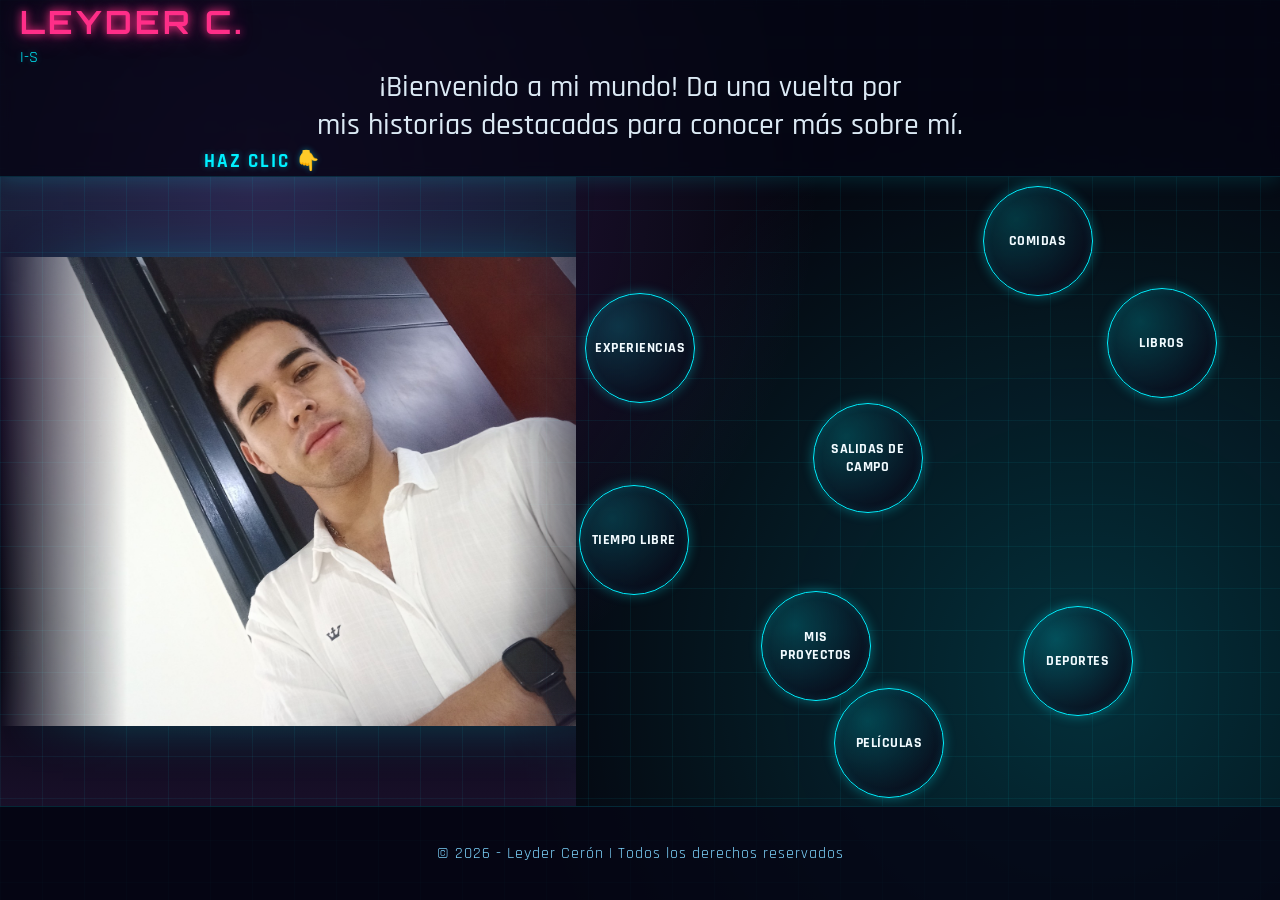
<file: index.html>
<!DOCTYPE html>
<html lang="es">

<head>
    <meta charset="UTF-8">
    <meta name="viewport" content="width=device-width, initial-scale=1.0">
    <title>Sitio Personal - Leyder</title>
    <link href="https://fonts.googleapis.com/css2?family=Material+Symbols+Outlined" rel="stylesheet">
    <link rel="preconnect" href="https://fonts.googleapis.com">
    <link href="https://fonts.googleapis.com/css2?family=Orbitron:wght@500;700;900&family=Rajdhani:wght@400;500;600;700&display=swap" rel="stylesheet">
    <link rel="stylesheet" href="css/style.css">
</head>

<body>

    <header class="encabezado">
        <h1>Leyder C.</h1>
        <p class="ing">I-S</p>
        <p class="descripcion">¡Bienvenido a mi mundo! Da una vuelta por 
            mis historias destacadas para conocer más sobre mí. </p>
        <p class="Indicativo">Haz Clic 👇</p>
    </header>

    <main class="hoja-vida">

        <!-- LADO IZQUIERDO: Foto con sombra y perfil principal -->
        <aside class="lateral">
            <div class="foto-perfil-container">
                <img src="image/f1.png" alt="Foto de perfil de Leyder">
            </div>
        </aside>
 
        <!-- LADO DERECHO: Contenedor con botones flotantes -->
        <section class="contenido-derecho" id="area-flotante">  
            <a href="html/deportes.html" class="btn-circulo">Deportes</a>
            <a href="html/tiempo-libre.html" class="btn-circulo">Tiempo libre</a>
            <a href="html/peliculas-favoritas.html" class="btn-circulo">Películas</a>
            <a href="html/salidas-campo.html"  class="btn-circulo">Salidas de campo</a>
            <a href="html/comidas-favoritas.html"  class="btn-circulo">Comidas</a>
            <a href="html/libros-favoritos.html"  class="btn-circulo">Libros</a>
            <a href="html/sitio-web.html"  class="btn-circulo">Mis Proyectos</a>
            <a href="html/experiencias.html" class="btn-circulo">Experiencias</a>
        </section>

    </main>

    <footer class="footer">
        <p>&copy; 2026 - Leyder Cerón | Todos los derechos reservados</p>
    </footer>

    <!-- Script de física para el movimiento flotante -->
    <script src="js/animacion.js"></script>
</body>
</html>
</file>
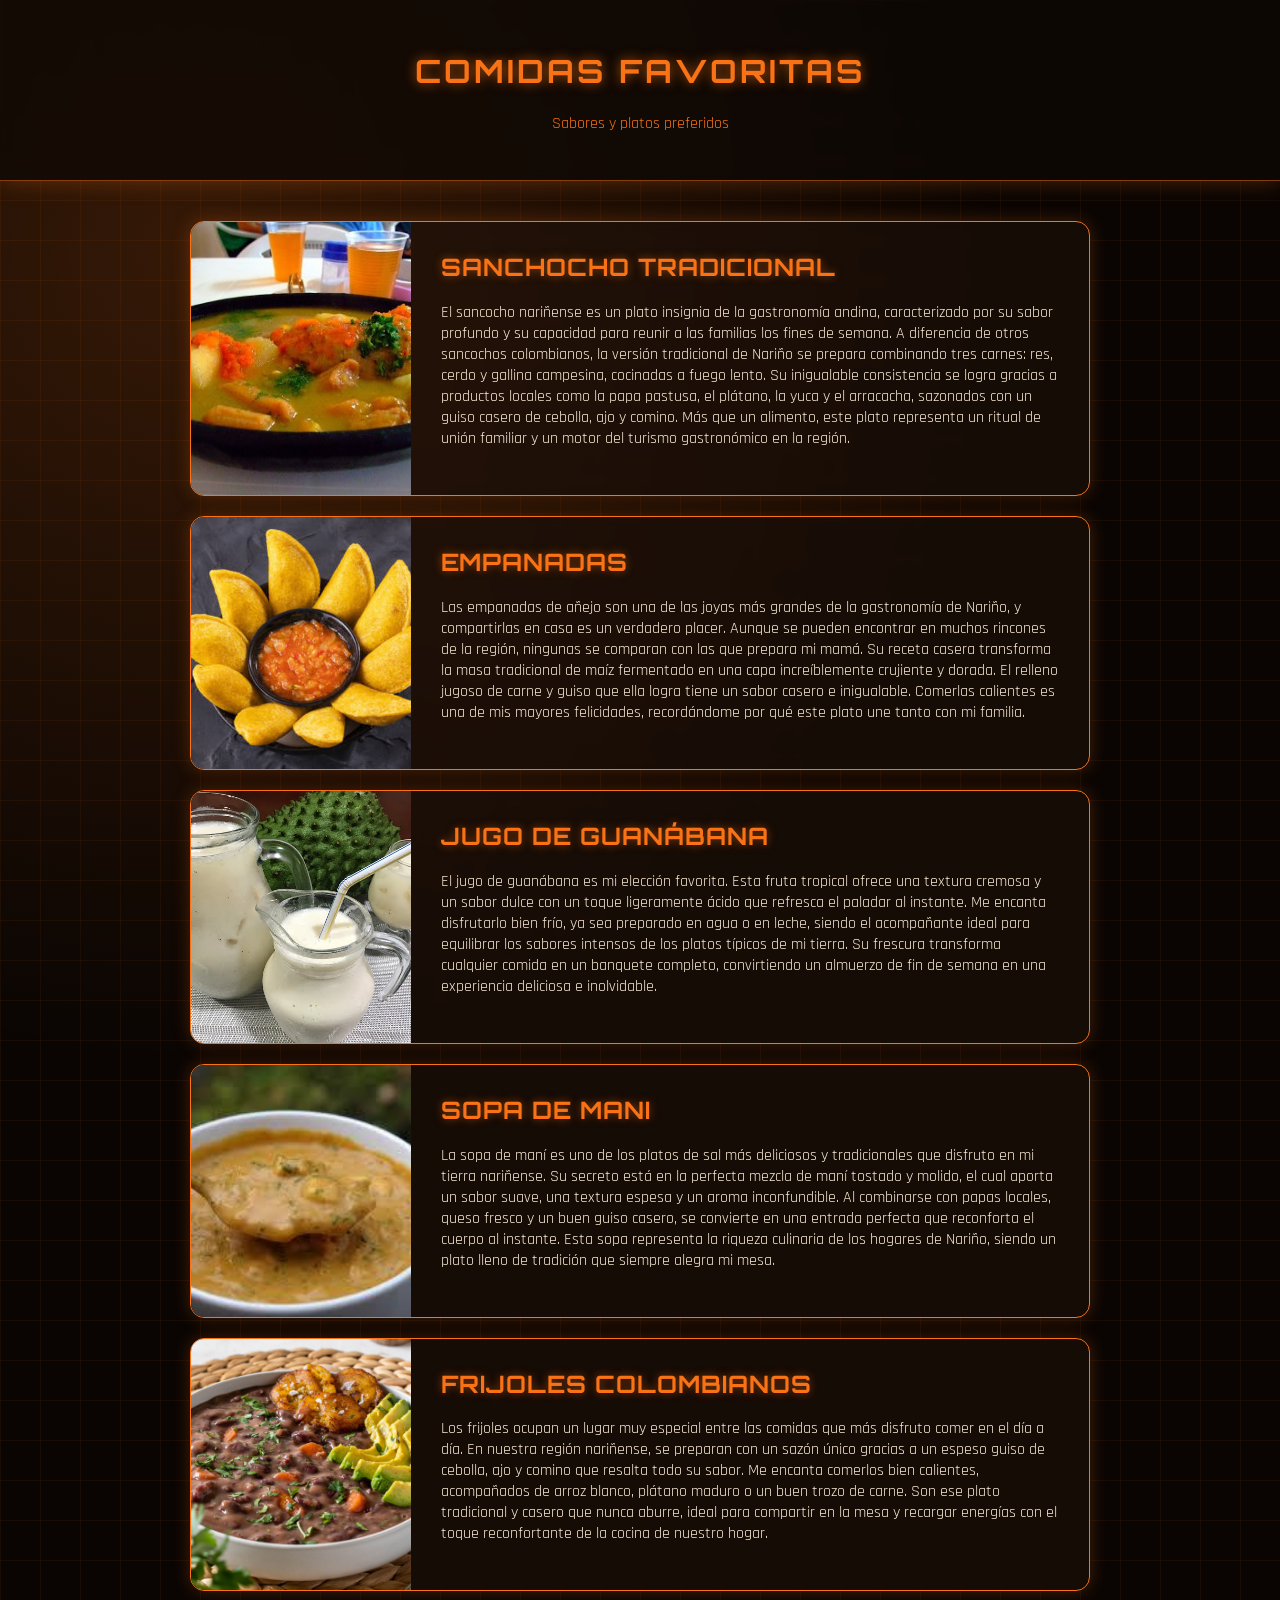
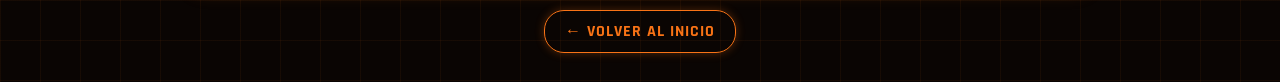
<file: html/comidas-favoritas.html>
<!DOCTYPE html>
<html lang="es">
<head>
    <meta charset="UTF-8">
    <meta name="viewport" content="width=device-width, initial-scale=1.0">
    <title>Comidas Favoritas</title>
    <link rel="preconnect" href="https://fonts.googleapis.com">
    <link href="https://fonts.googleapis.com/css2?family=Orbitron:wght@500;700;900&family=Rajdhani:wght@400;500;600;700&display=swap" rel="stylesheet">
    <link rel="stylesheet" href="../css/comidas-favoritas.css">
</head>
<body>
    <header class="encabezado">
        <h1>Comidas Favoritas</h1>
        <p>Sabores y platos preferidos</p>
    </header>
    <main class="contenedor">
        <article class="plato">
            <img src="../image/sancocho.png" alt="Comida">
            <div class="info-plato">
                <h2>Sanchocho tradicional</h2>
                <p>
                    El sancocho nariñense es un plato insignia de la
                    gastronomía andina, caracterizado por su sabor 
                    profundo y su capacidad para reunir a las familias 
                    los fines de semana. A diferencia de otros sancochos 
                    colombianos, la versión tradicional de Nariño se 
                    prepara combinando tres carnes: res, cerdo y 
                    gallina campesina, cocinadas a fuego lento. 
                    Su inigualable consistencia se logra gracias a 
                    productos locales como la papa pastusa, el plátano, 
                    la yuca y el arracacha, sazonados con un 
                    guiso casero de cebolla, ajo y comino. Más que 
                    un alimento, este plato representa un ritual de 
                    unión familiar y un motor del turismo gastronómico 
                    en la región.
                </p>
            </div>
        </article>

        <article class="plato">
            <img src="../image/empanadas.png" alt="Comida">
            <div class="info-plato">
                <h2>Empanadas</h2>
                <p>
                    Las empanadas de añejo son una de las joyas más grandes 
                    de la gastronomía de Nariño, y compartirlas en casa es 
                    un verdadero placer. Aunque se pueden encontrar en 
                    muchos rincones de la región, ningunas se comparan 
                    con las que prepara mi mamá. Su receta casera transforma 
                    la masa tradicional de maíz fermentado en una capa 
                    increíblemente crujiente y dorada. El relleno 
                    jugoso de carne y guiso que ella logra tiene un 
                    sabor casero e inigualable. Comerlas calientes 
                    es una de mis mayores felicidades, recordándome 
                    por qué este plato une tanto con mi familia. 
                </p>
            </div>
        </article>

        <article class="plato">
            <img src="../image/guanabana.png" alt="Comida">
            <div class="info-plato">
                <h2>Jugo de guanábana</h2>
                <p>
                    El jugo de guanábana es mi elección favorita. 
                    Esta fruta tropical ofrece una textura cremosa 
                    y un sabor dulce con un toque ligeramente ácido 
                    que refresca el paladar al instante. Me encanta 
                    disfrutarlo bien frío, ya sea preparado en agua
                    o en leche, siendo el acompañante ideal para equilibrar 
                    los sabores intensos de los platos típicos 
                    de mi tierra. Su frescura transforma cualquier 
                    comida en un banquete completo, convirtiendo un 
                    almuerzo de fin de semana en una experiencia 
                    deliciosa e inolvidable. 
                </p>
            </div>
        </article>
        <article class="plato">
            <img src="../image/mani.png" alt="Comida">
            <div class="info-plato">
                <h2>Sopa de mani</h2>
                <p>
                    La sopa de maní es uno de los platos de sal 
                    más deliciosos y tradicionales que disfruto 
                    en mi tierra nariñense. Su secreto está en la 
                    perfecta mezcla de maní tostado y molido, el cual 
                    aporta un sabor suave, una textura espesa y un
                    aroma inconfundible. Al combinarse con papas 
                    locales, queso fresco y un buen guiso casero, 
                    se convierte en una entrada perfecta que 
                    reconforta el cuerpo al instante. Esta sopa 
                    representa la riqueza culinaria de los 
                    hogares de Nariño, siendo un plato lleno de 
                    tradición que siempre alegra mi mesa. 
                </p>
            </div>
        </article>
        <article class="plato">
            <img src="../image/frijoles.png" alt="Comida">
            <div class="info-plato">
                <h2>Frijoles Colombianos</h2>
                <p>
                    Los frijoles ocupan un lugar muy especial 
                    entre las comidas que más disfruto comer 
                    en el día a día. En nuestra región 
                    nariñense, se preparan con un sazón único gracias 
                    a un espeso guiso de cebolla, ajo y comino que 
                    resalta todo su sabor. Me encanta comerlos bien 
                    calientes, acompañados de arroz 
                    blanco, plátano maduro o un buen trozo de 
                    carne. Son ese plato tradicional y casero que nunca 
                    aburre, ideal para compartir en la mesa y 
                    recargar energías con el toque reconfortante de 
                    la cocina de nuestro hogar.
                </p>
            </div>
        </article>
        <div class="volver">
            <a href="../index.html" class="btn-volver">← Volver al Inicio</a>
        </div>
    </main>
</body>
</html>
</file>
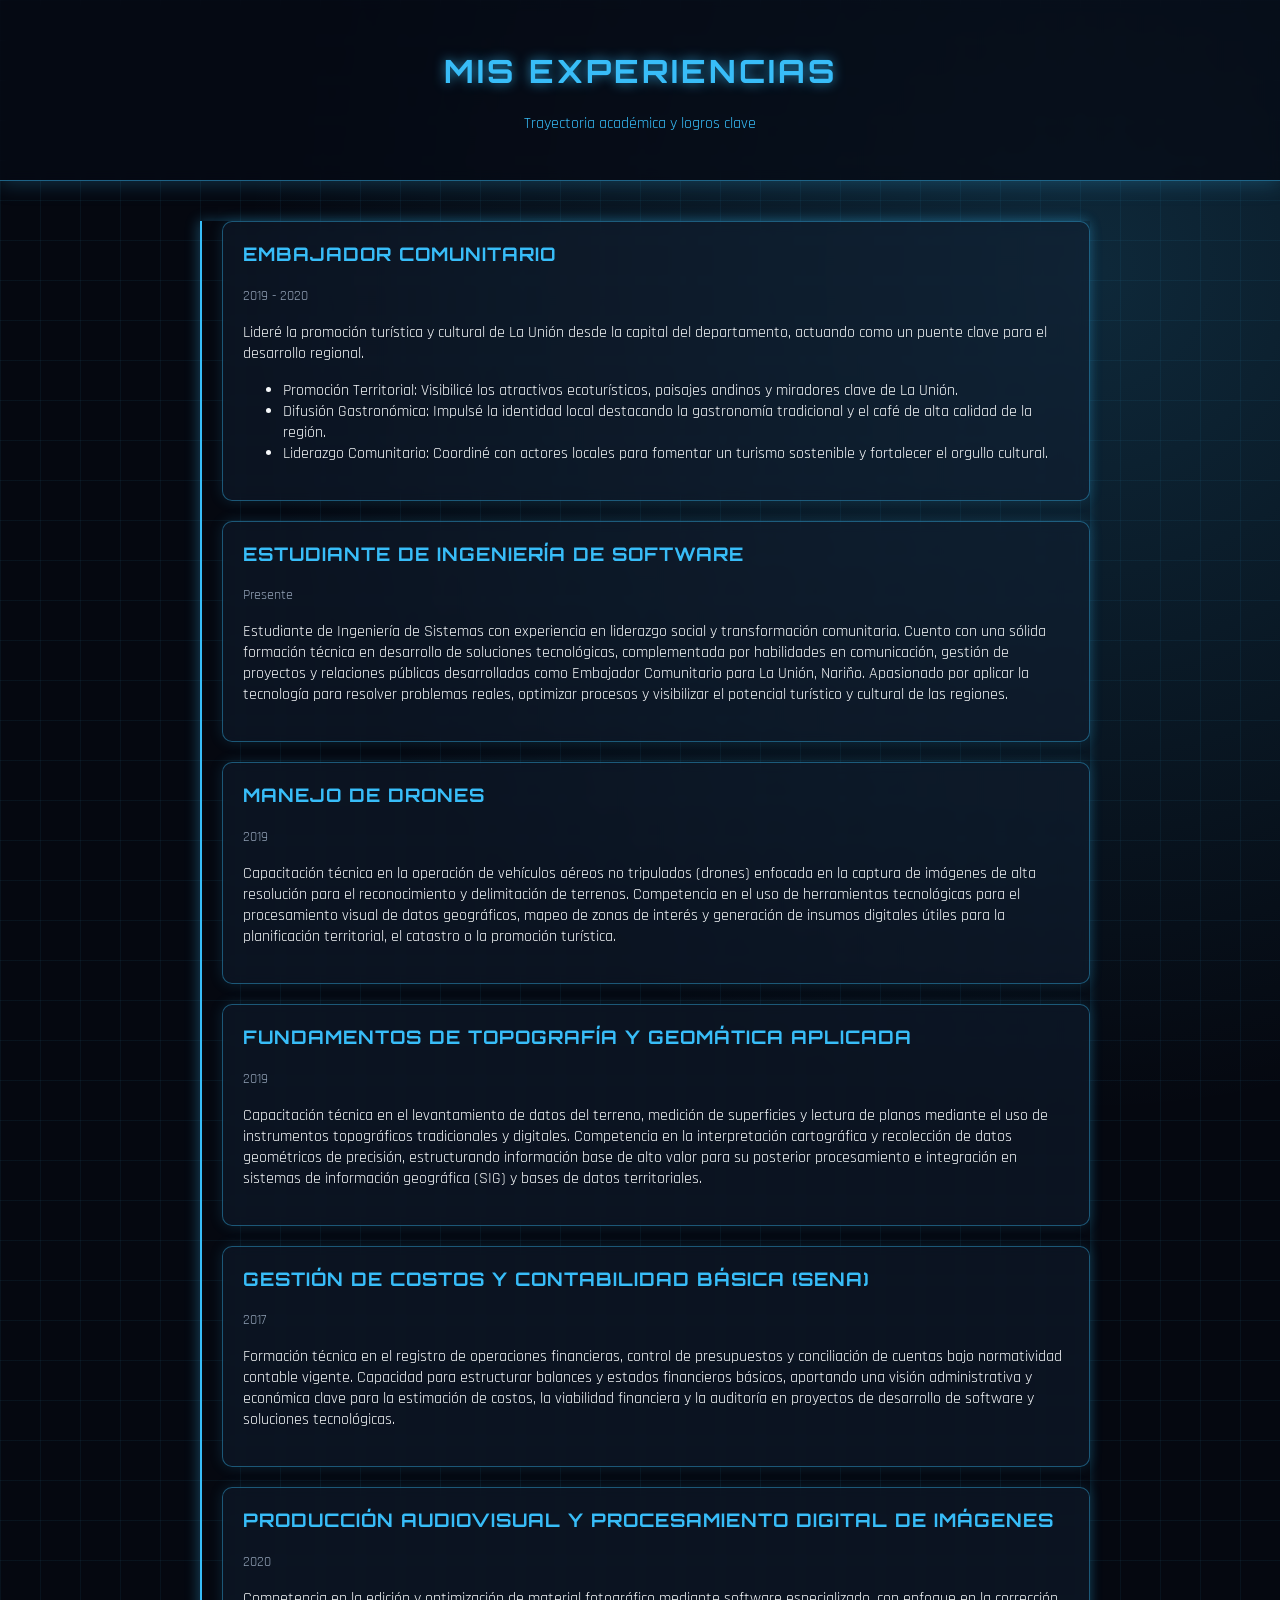
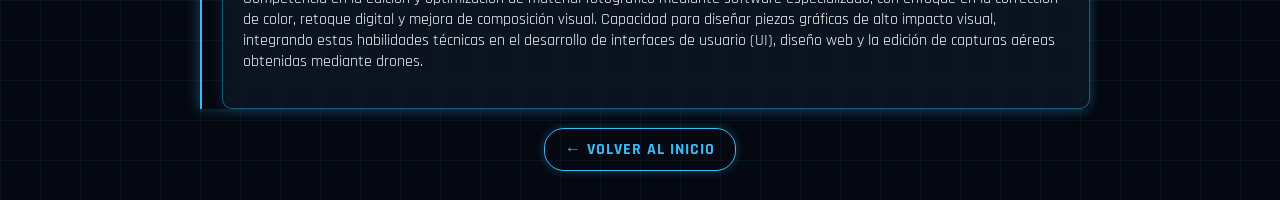
<file: html/experiencias.html>
<!DOCTYPE html>
<html lang="es">
<head>
    <meta charset="UTF-8">
    <meta name="viewport" content="width=device-width, initial-scale=1.0">
    <title>Experiencias - Leyder</title>
    <link rel="preconnect" href="https://fonts.googleapis.com">
    <link href="https://fonts.googleapis.com/css2?family=Orbitron:wght@500;700;900&family=Rajdhani:wght@400;500;600;700&display=swap" rel="stylesheet">
    <link rel="stylesheet" href="../css/experiencias.css">
</head>
<body>
    <header class="encabezado">
        <h1>Mis Experiencias</h1>
        <p>Trayectoria académica y logros clave</p>
    </header>
    <main class="contenedor">
        <div class="linea-tiempo">
            <div class="bloque">
                <h3>Embajador Comunitario</h3>
                <span>2019 - 2020</span>
                <p>Lideré la promoción turística y cultural 
                    de La Unión desde la capital del 
                    departamento, actuando como un 
                    puente clave para el desarrollo 
                    regional.</p>
                    <ul>
                        <li>Promoción Territorial: Visibilicé los atractivos ecoturísticos, paisajes andinos y miradores clave de La Unión.</li>
                        <li>Difusión Gastronómica: Impulsé la identidad local destacando la gastronomía tradicional y el café de alta calidad de la región.</li>
                        <li>Liderazgo Comunitario: Coordiné con actores locales para fomentar un turismo sostenible y fortalecer el orgullo cultural.</li>
                    </ul>
            </div>
            <div class="bloque">
                <h3>Estudiante de Ingeniería de Software</h3>
                <span>Presente</span>
                <p>Estudiante de Ingeniería de Sistemas 
                    con experiencia en liderazgo social y 
                    transformación comunitaria. Cuento con una 
                    sólida formación técnica en desarrollo de soluciones 
                    tecnológicas, complementada por habilidades en 
                    comunicación, gestión de proyectos y relaciones públicas 
                    desarrolladas como Embajador Comunitario 
                    para La Unión, Nariño. Apasionado por aplicar 
                    la tecnología para resolver problemas reales, optimizar 
                    procesos y visibilizar el potencial turístico y 
                    cultural de las regiones.</p>
            </div>
            <div class="bloque">
                <h3>Manejo de drones</h3>
                <span>2019</span>
                <p>Capacitación técnica en la operación 
                    de vehículos aéreos no tripulados (drones) enfocada 
                    en la captura de imágenes de alta resolución para 
                    el reconocimiento y delimitación de terrenos. 
                    Competencia en el uso de herramientas tecnológicas para 
                    el procesamiento visual de datos geográficos, 
                    mapeo de zonas de interés y generación de insumos digitales útiles 
                    para la planificación territorial, el 
                    catastro o la promoción turística.</p>
            </div>
            <div class="bloque">
                <h3>Fundamentos de Topografía y Geomática Aplicada</h3>
                <span>2019</span>
                <p>Capacitación técnica en el levantamiento de 
                    datos del terreno, medición de superficies y 
                    lectura de planos mediante el uso de 
                    instrumentos topográficos tradicionales y 
                    digitales. Competencia en la interpretación cartográfica 
                    y recolección de datos geométricos de 
                    precisión, estructurando información base de 
                    alto valor para su posterior procesamiento e 
                    integración en sistemas de información geográfica 
                    (SIG) y bases de datos territoriales.</p>
            </div>
            <div class="bloque">
                <h3>Gestión de Costos y Contabilidad Básica (SENA)</h3>
                <span>2017</span>
                <p>Formación técnica en el registro de operaciones 
                    financieras, control de presupuestos y 
                    conciliación de cuentas bajo normatividad 
                    contable vigente. Capacidad para estructurar 
                    balances y estados financieros básicos, 
                    aportando una visión administrativa y económica 
                    clave para la estimación de costos, la 
                    viabilidad financiera y la auditoría en 
                    proyectos de desarrollo de software y 
                    soluciones tecnológicas.</p>
            </div>
            <div class="bloque">
                <h3>Producción Audiovisual y Procesamiento Digital de Imágenes</h3>
                <span>2020</span>
                <p>Competencia en la edición y optimización 
                    de material fotográfico mediante software 
                    especializado, con enfoque en la corrección 
                    de color, retoque digital y mejora de 
                    composición visual. Capacidad para diseñar piezas 
                    gráficas de alto impacto visual, integrando estas 
                    habilidades técnicas en el desarrollo de 
                    interfaces de usuario (UI), diseño web y la 
                    edición de capturas aéreas obtenidas 
                    mediante drones.</p>
            </div>
        </div>
        <div class="volver">
            <a href="../index.html" class="btn-volver">← Volver al Inicio</a>
        </div>
    </main>
</body>
</html>
</file>
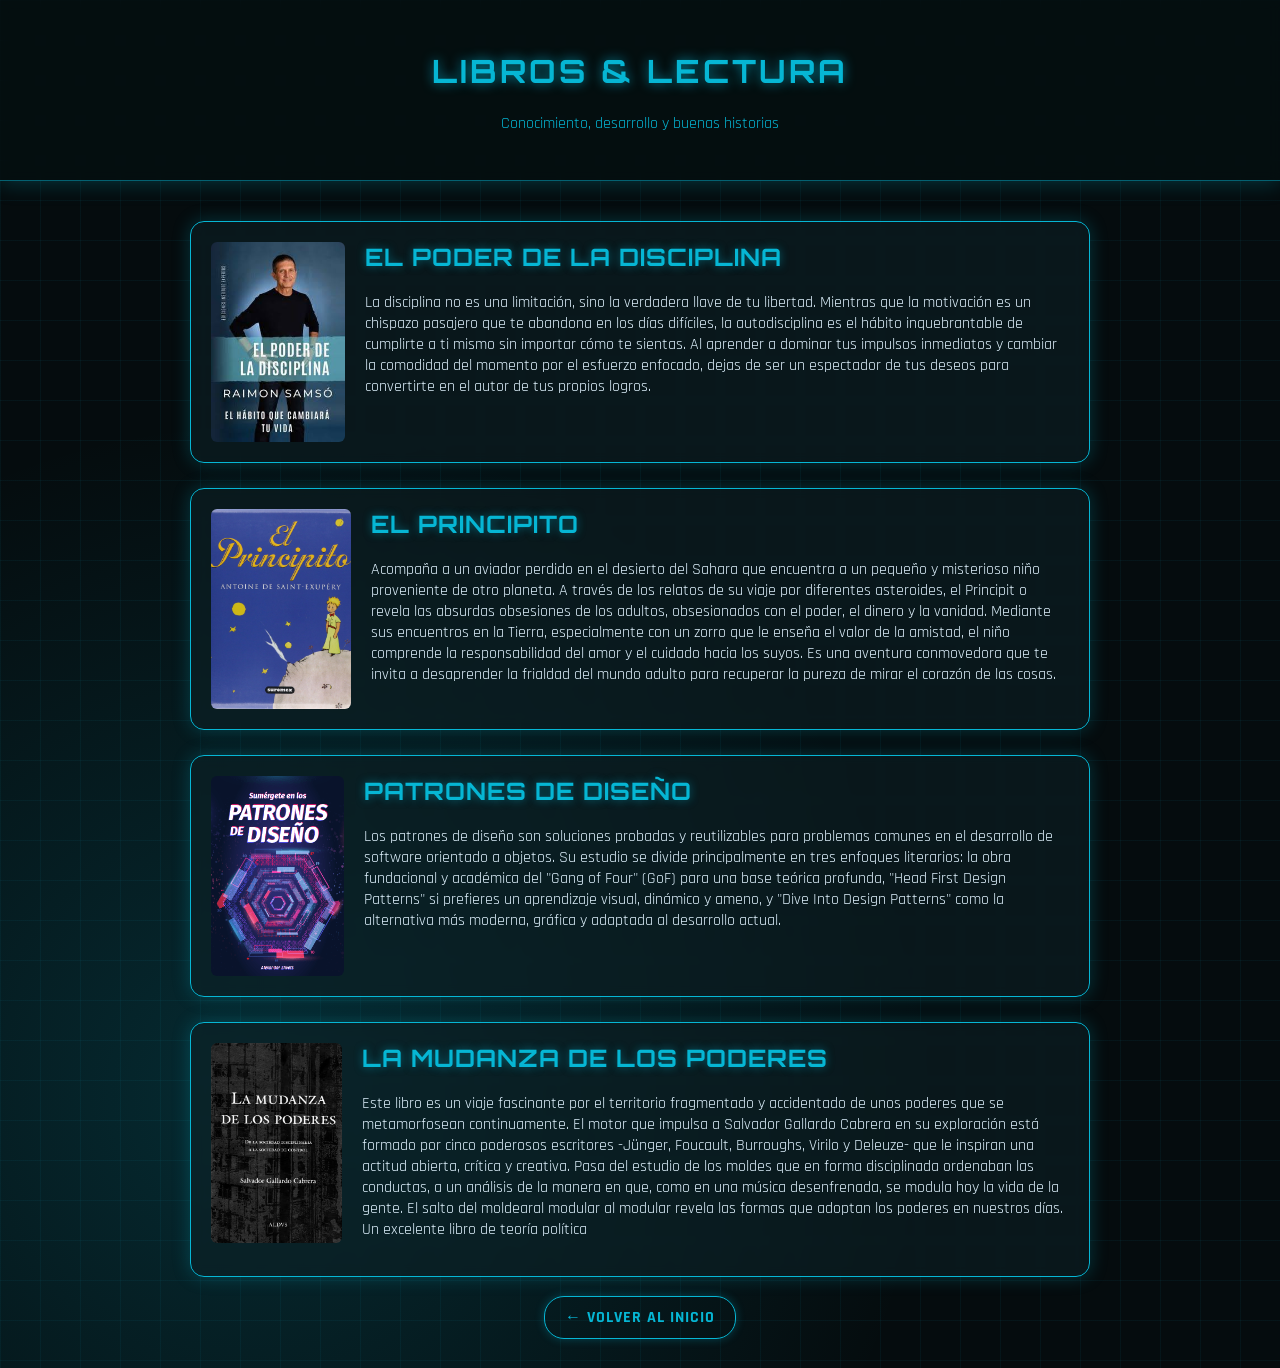
<file: html/libros-favoritos.html>
<!DOCTYPE html>
<html lang="es">
<head>
    <meta charset="UTF-8">
    <meta name="viewport" content="width=device-width, initial-scale=1.0">
    <title>Libros Favoritos - Leyder</title>
    <link rel="preconnect" href="https://fonts.googleapis.com">
    <link href="https://fonts.googleapis.com/css2?family=Orbitron:wght@500;700;900&family=Rajdhani:wght@400;500;600;700&display=swap" rel="stylesheet">
    <link rel="stylesheet" href="../css/libros-favoritos.css">
</head>
<body>
    <header class="encabezado">
        <h1>Libros & Lectura</h1>
        <p>Conocimiento, desarrollo y buenas historias</p>
    </header>
    <main class="contenedor">
        <div class="libro-card">
            <img src="../image/poder_disciplina.png" alt="Portada de libro">
            <div>
                <h2>El Poder de la Disciplina   </h2>
                <p>La disciplina no es una limitación, sino la 
                    verdadera llave de tu libertad. Mientras que 
                    la motivación es un chispazo pasajero que 
                    te abandona en los días difíciles, la autodisciplina 
                    es el hábito inquebrantable de cumplirte a ti 
                    mismo sin importar cómo te sientas. Al 
                    aprender a dominar tus impulsos inmediatos y cambiar la comodidad 
                    del momento por el esfuerzo enfocado, dejas 
                    de ser un espectador de tus deseos para convertirte 
                    en el autor de tus propios logros.</p>
            </div>
        </div>
        <div class="libro-card">
            <img src="../image/principito.png" alt="Portada de libro">
            <div>
                <h2>El principito</h2>
                <p>Acompaña a un aviador perdido en el desierto del 
                    Sahara que encuentra a un pequeño y misterioso 
                    niño proveniente de otro planeta. A través de 
                    los relatos de su viaje por diferentes asteroides, el Principit
                    o revela las absurdas obsesiones de los 
                    adultos, obsesionados con el poder, el dinero y la 
                    vanidad. Mediante sus encuentros en la Tierra, 
                    especialmente con un zorro que le enseña 
                    el valor de la amistad, el niño comprende la 
                    responsabilidad del amor y el cuidado hacia los 
                    suyos. Es una aventura conmovedora que te 
                    invita a desaprender la frialdad del mundo adulto 
                    para recuperar la pureza de mirar 
                    el corazón de las cosas.</p>
            </div>
        </div>
        <div class="libro-card">
            <img src="../image/patrones.png" alt="Portada de libro">
            <div>
                <h2>Patrones de diseño</h2>
                <p>Los patrones de diseño son soluciones probadas 
                    y reutilizables para problemas comunes en el 
                    desarrollo de software orientado a objetos. Su estudio 
                    se divide principalmente en tres enfoques literarios: la obra fundacional 
                    y académica del "Gang of Four" (GoF) 
                    para una base teórica profunda, "Head First Design Patterns" si 
                    prefieres un aprendizaje visual, dinámico y ameno, y "Dive 
                    Into Design Patterns" como la alternativa más moderna, gráfica y adaptada 
                    al desarrollo actual.</p>
            </div>
        </div>
        <div class="libro-card">
            <img src="../image/poderes.png" alt="Portada de libro">
            <div>
                <h2>La mudanza de los poderes</h2>
                <p>Este libro es un viaje fascinante
                    por el territorio fragmentado y 
                    accidentado de unos poderes que se 
                    metamorfosean continuamente. El 
                    motor que impulsa a Salvador Gallardo 
                    Cabrera en su exploración está formado por 
                    cinco poderosos escritores -Jünger, 
                    Foucault, Burroughs, Virilo y Deleuze- que 
                    le inspiran una actitud abierta, crítica y creativa. 
                    Pasa del estudio de los moldes que en forma 
                    disciplinada ordenaban las conductas, a un análisis 
                    de la manera en que, como en una música 
                    desenfrenada, se modula hoy la vida de 
                    la gente. El salto del moldearal modular 
                    al modular revela las formas que adoptan 
                    los poderes en nuestros días. 
                    Un excelente libro de teoría política</p>
            </div>
        </div>

        <div class="volver">
            <a href="../index.html" class="btn-volver">← Volver al Inicio</a>
        </div>
    </main>
</body>
</html>
</file>
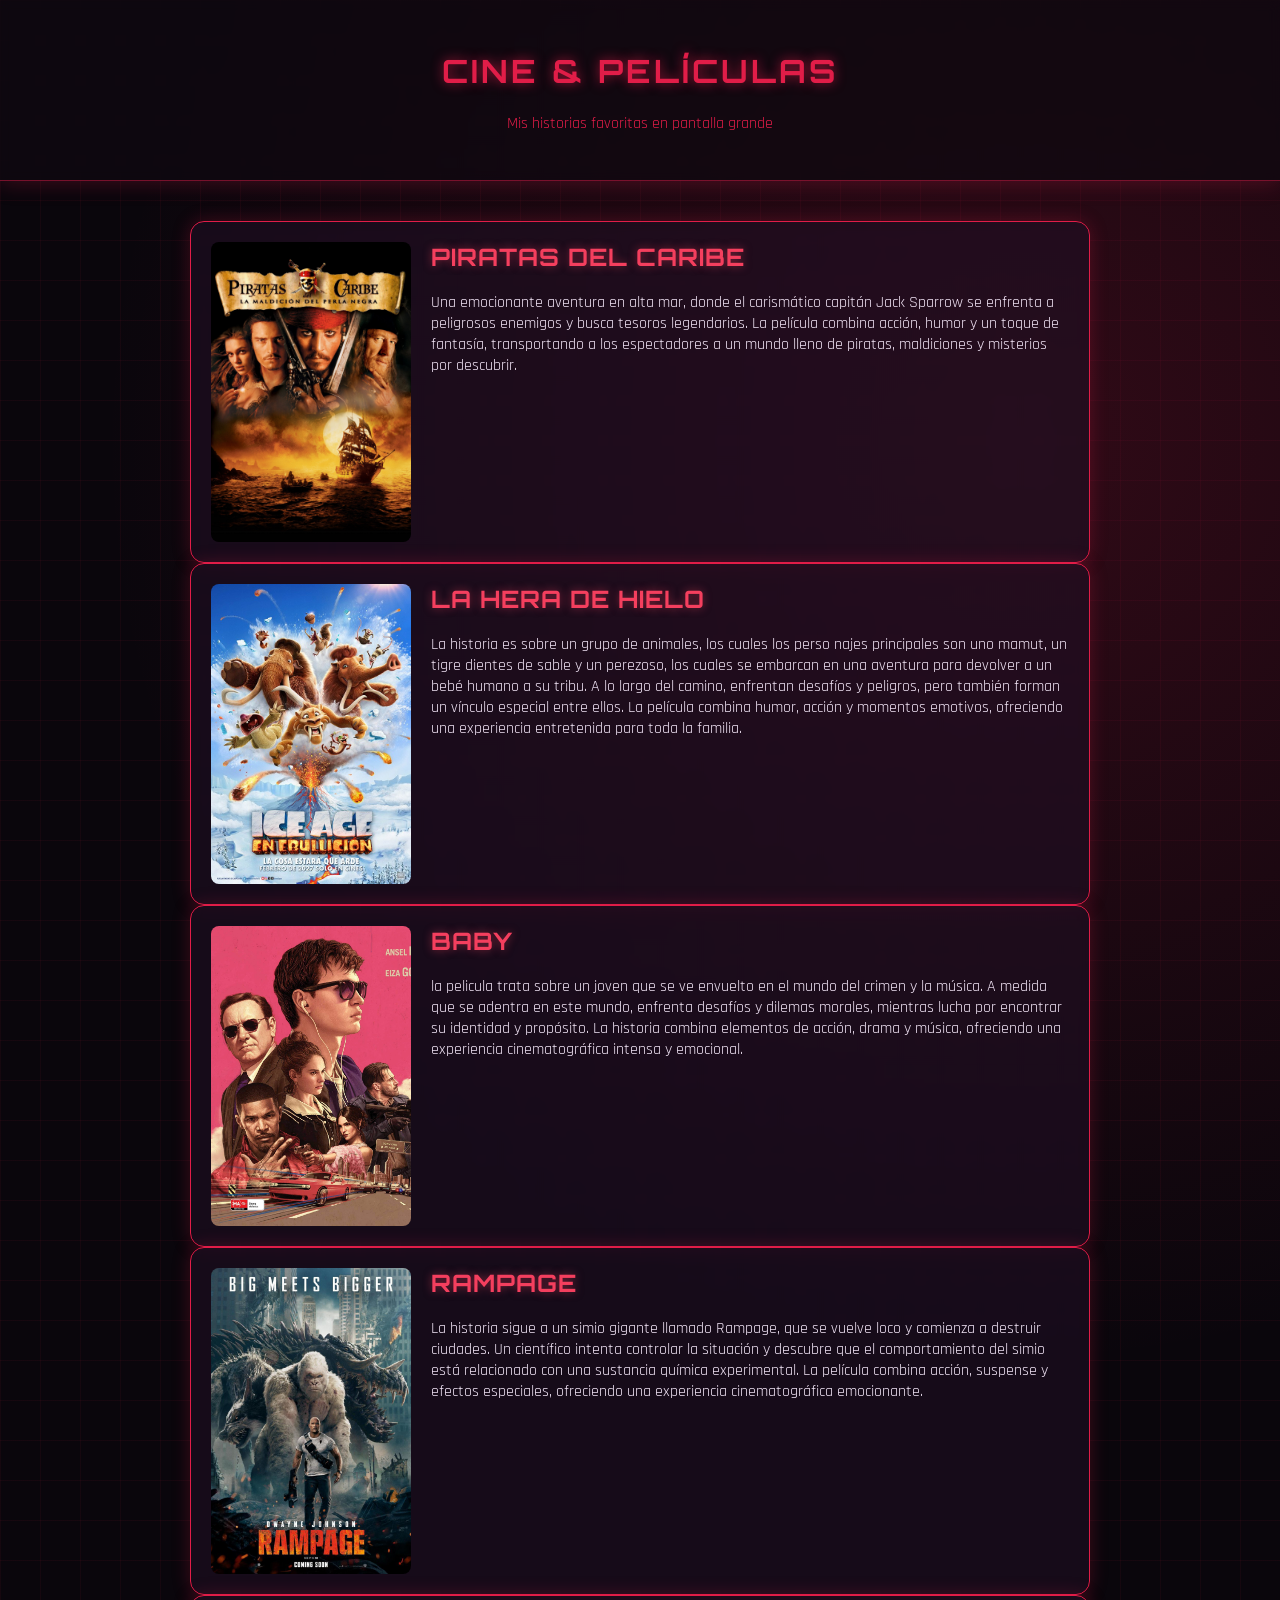
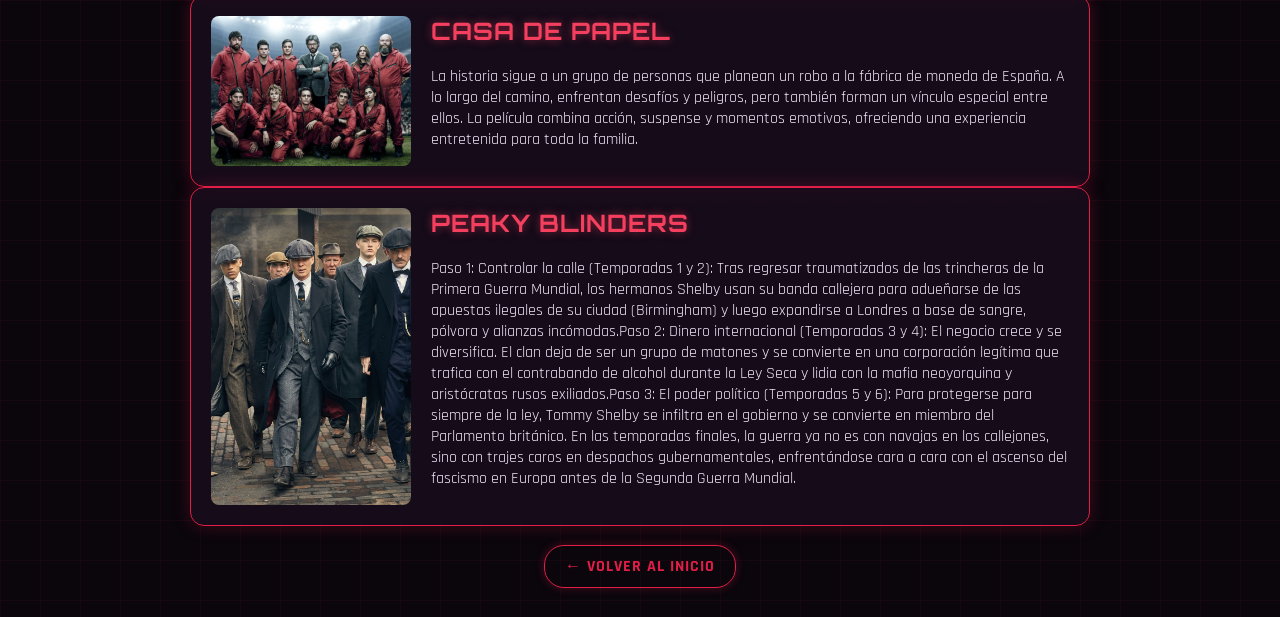
<file: html/peliculas-favoritas.html>
<!DOCTYPE html>
<html lang="es">
<head>
    <meta charset="UTF-8">
    <meta name="viewport" content="width=device-width, initial-scale=1.0">
    <title>Películas - Leyder</title>
    <link rel="preconnect" href="https://fonts.googleapis.com">
    <link href="https://fonts.googleapis.com/css2?family=Orbitron:wght@500;700;900&family=Rajdhani:wght@400;500;600;700&display=swap" rel="stylesheet">
    <link rel="stylesheet" href="../css/peliculas-favoritas.css">
</head>
<body>
    <header class="encabezado">
        <h1>Cine & Películas</h1>
        <p>Mis historias favoritas en pantalla grande</p>
    </header>
    <main class="contenedor">
        <div class="tarjeta-pelicula">
            <img src="../image/piratas.png" alt="Película 1">
            <div class="detalles">
                <h2>Piratas del Caribe</h2>
                <p>
                    Una emocionante aventura en alta mar, donde 
                    el carismático capitán Jack Sparrow se enfrenta 
                    a peligrosos enemigos y busca tesoros legendarios. 
                    La película combina acción, humor y un toque 
                    de fantasía, transportando a los espectadores a un mundo 
                    lleno de piratas, maldiciones y misterios por descubrir.</p>
                </p>
            </div>
        </div>
        <div class="tarjeta-pelicula">
            <img src="../image/hera-hielo.png" alt="Película 2">
            <div class="detalles">
                <h2>La hera de hielo</h2>
                <p>
                    La historia es sobre un grupo de animales, los cuales los perso
                najes principales son uno mamut, un tigre dientes de sable y 
                un perezoso, los cuales se embarcan en una aventura para 
                devolver a un bebé humano a su tribu. A lo largo del camino, 
                enfrentan desafíos y peligros, pero también forman un 
                vínculo especial entre ellos. La película combina humor, 
                acción y momentos emotivos, ofreciendo una experiencia 
                entretenida para toda la familia.</p>
            </div>
        </div>
        <div class="tarjeta-pelicula">
            <img src="../image/baby.png" alt="Película 2">
            <div class="detalles">
                <h2>Baby</h2>
                <p>
                    la pelicula trata sobre un joven que se ve envuelto en el 
                    mundo del crimen y la música. A medida que se adentra en 
                    este mundo, enfrenta desafíos y dilemas morales, mientras 
                    lucha por encontrar su identidad y propósito. La historia 
                    combina elementos de acción, drama y música, ofreciendo 
                    una experiencia cinematográfica intensa y emocional.</p>
                </p>
            </div>
        </div>
        <div class="tarjeta-pelicula">
            <img src="../image/rampage.png" alt="Película 2">
            <div class="detalles">
                <h2>Rampage</h2>
                <p>
                    La historia sigue a un simio gigante llamado Rampage, que se 
                    vuelve loco y comienza a destruir ciudades. Un científico 
                    intenta controlar la situación y descubre que el comportamiento 
                    del simio está relacionado con una sustancia química 
                    experimental. La película combina acción, suspense y 
                    efectos especiales, ofreciendo una experiencia 
                    cinematográfica emocionante.</p>
            </div>
        </div>
        <div class="tarjeta-pelicula">
            <img src="../image/casa-papel.png" alt="Película 2">
            <div class="detalles">
                <h2>Casa de papel</h2>
                <p>
                    La historia sigue a un grupo de personas que 
                    planean un robo a la fábrica de moneda de España. 
                    A lo largo del camino, enfrentan desafíos y 
                    peligros, pero también forman un vínculo 
                    especial entre ellos. La película combina 
                    acción, suspense y momentos emotivos, ofreciendo 
                    una experiencia entretenida para toda la familia.</p>
            </div>
        </div>
        <div class="tarjeta-pelicula">
            <img src="../image/piki.png" alt="Película 2">
            <div class="detalles">
                <h2>peaky blinders</h2>
                <p>
                Paso 1: Controlar la calle (Temporadas 1 y 2): Tras regresar 
                traumatizados de las trincheras de la Primera Guerra Mundial, los 
                hermanos Shelby usan su banda callejera para adueñarse de las apuestas ilegales de su 
                ciudad (Birmingham) y luego expandirse a Londres 
                a base de sangre, pólvora y alianzas incómodas.Paso 2: Dinero 
                internacional (Temporadas 3 y 4): El negocio crece y se diversifica. El clan deja 
                de ser un grupo de matones y se convierte en una corporación legítima que trafica con 
                el contrabando de alcohol durante la Ley Seca y lidia con la mafia 
                neoyorquina y aristócratas rusos exiliados.Paso 3: El poder 
                político (Temporadas 5 y 6): Para protegerse para siempre de la 
                ley, Tommy Shelby se infiltra en el gobierno y se convierte en 
                miembro del Parlamento británico. En las temporadas finales, 
                la guerra ya no es con navajas en los callejones, sino con 
                trajes caros en despachos gubernamentales, enfrentándose cara a cara con el ascenso del fascismo 
                en Europa antes de la Segunda Guerra Mundial. </p>
            </div>
        </div>
        <div class="volver">
            <a href="../index.html" class="btn-volver">← Volver al Inicio</a>
        </div>
    </main>
</body>
</html>
</file>
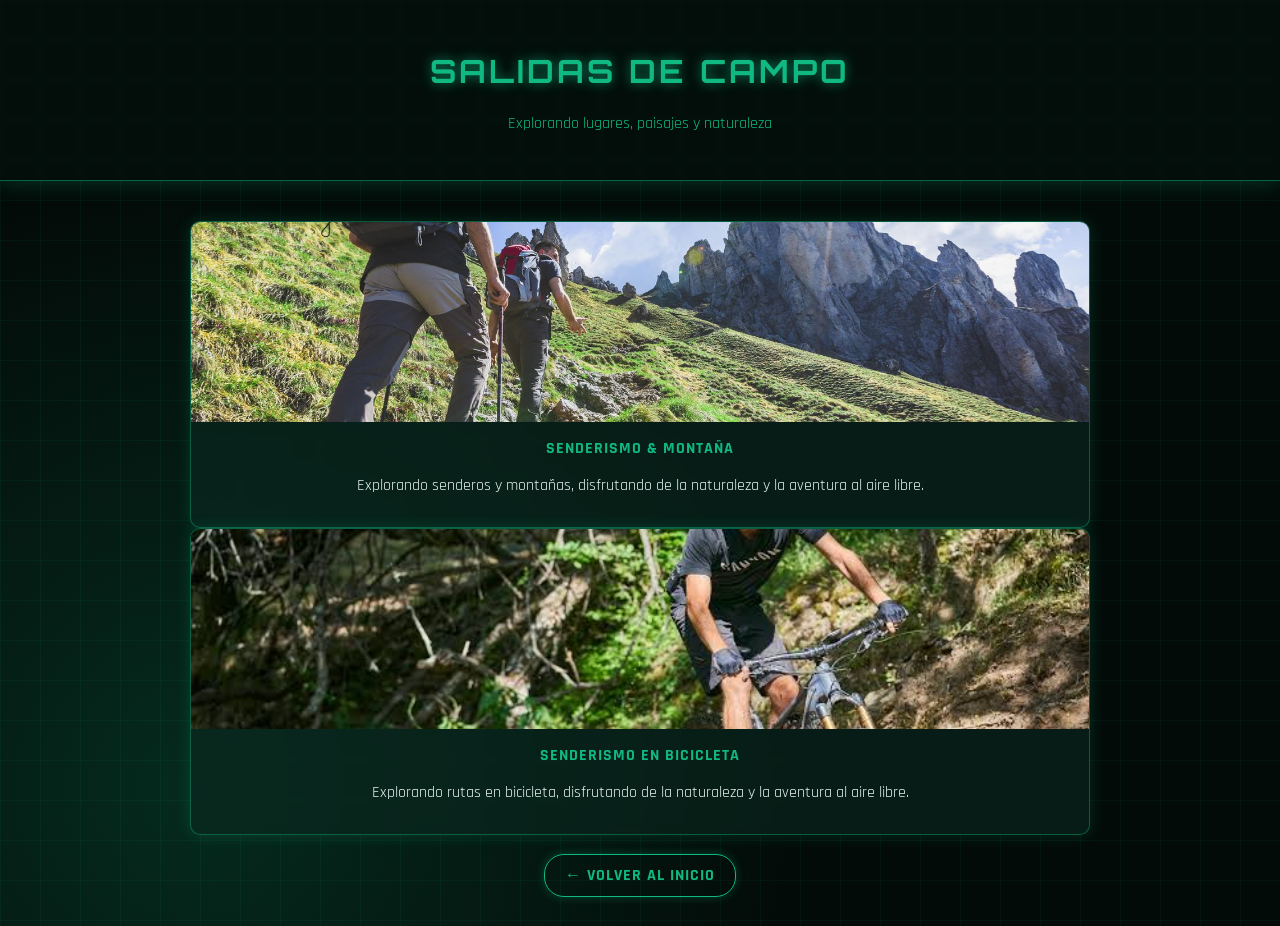
<file: html/salidas-campo.html>
<!DOCTYPE html>
<html lang="es">
<head>
    <meta charset="UTF-8">
    <meta name="viewport" content="width=device-width, initial-scale=1.0">
    <title>Salidas de Campo - Leyder</title>
    <link rel="preconnect" href="https://fonts.googleapis.com">
    <link href="https://fonts.googleapis.com/css2?family=Orbitron:wght@500;700;900&family=Rajdhani:wght@400;500;600;700&display=swap" rel="stylesheet">
    <link rel="stylesheet" href="../css/salidas-campo.css">
</head>
<body>
    <header class="encabezado">
        <h1>Salidas de Campo</h1>
        <p>Explorando lugares, paisajes y naturaleza</p>
    </header>
    <main class="contenedor">
        <div class="galeria">
            <div class="item-foto">
                <img src="../image/campo1.png" alt="Lugar 1">
                <span>Senderismo & Montaña</span>
                <p>Explorando senderos y montañas, disfrutando de 
                    la naturaleza y la aventura al aire libre.</p>
            </div>
        </div>
        <div class="galeria">
            <div class="item-foto">
                <img src="../image/campo2.png" alt="Lugar 1">
                <span>Senderismo en bicicleta</span>
                <p>Explorando rutas en bicicleta, disfrutando de 
                    la naturaleza y la aventura al aire libre.</p>
            </div>
        </div>
        <div class="volver">
            <a href="../index.html" class="btn-volver">← Volver al Inicio</a>
        </div>
    </main>
</body>
</html>
</file>
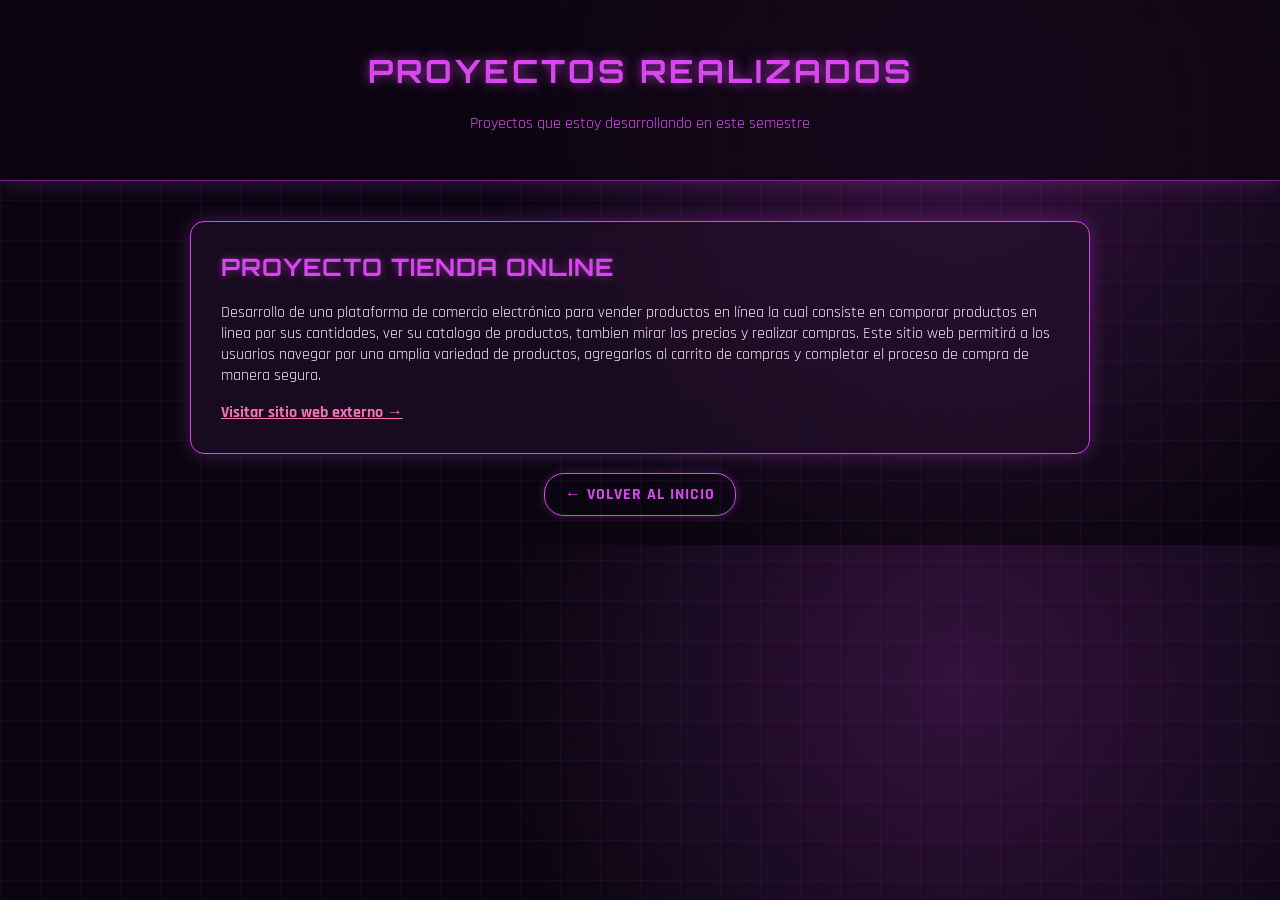
<file: html/sitio-web.html>
<!DOCTYPE html>
<html lang="es">
<head>
    <meta charset="UTF-8">
    <meta name="viewport" content="width=device-width, initial-scale=1.0">
    <title>Sitio Web Favorito - Leyder</title>
    <link rel="preconnect" href="https://fonts.googleapis.com">
    <link href="https://fonts.googleapis.com/css2?family=Orbitron:wght@500;700;900&family=Rajdhani:wght@400;500;600;700&display=swap" rel="stylesheet">
    <link rel="stylesheet" href="../css/sitio-web.css">
</head>
<body>
    <header class="encabezado">
        <h1>Proyectos Realizados</h1>
        <p>Proyectos que estoy desarrollando en este semestre</p>
    </header>
    <main class="contenedor">
        <section class="plat-card">
            <h2>Proyecto tienda online</h2> 
            <p>Desarrollo de una plataforma de comercio electrónico para vender productos en línea
                la cual consiste en comporar productos en linea por sus cantidades, ver su catalogo de productos, 
                tambien mirar los precios y realizar compras. Este sitio web permitirá a los 
                usuarios navegar por una amplia variedad de productos, 
                agregarlos al carrito de compras y completar el proceso de compra 
                de manera segura.</p>
            <a href="https://leyderceronm.github.io/proyecto_lab_SW3_tienda_online/" target="_blank" class="link-ext">Visitar sitio web externo →</a>
        </section>
        <div class="volver">
            <a href="../index.html" class="btn-volver">← Volver al Inicio</a>
        </div>
    </main>
</body>
</html>
</file>
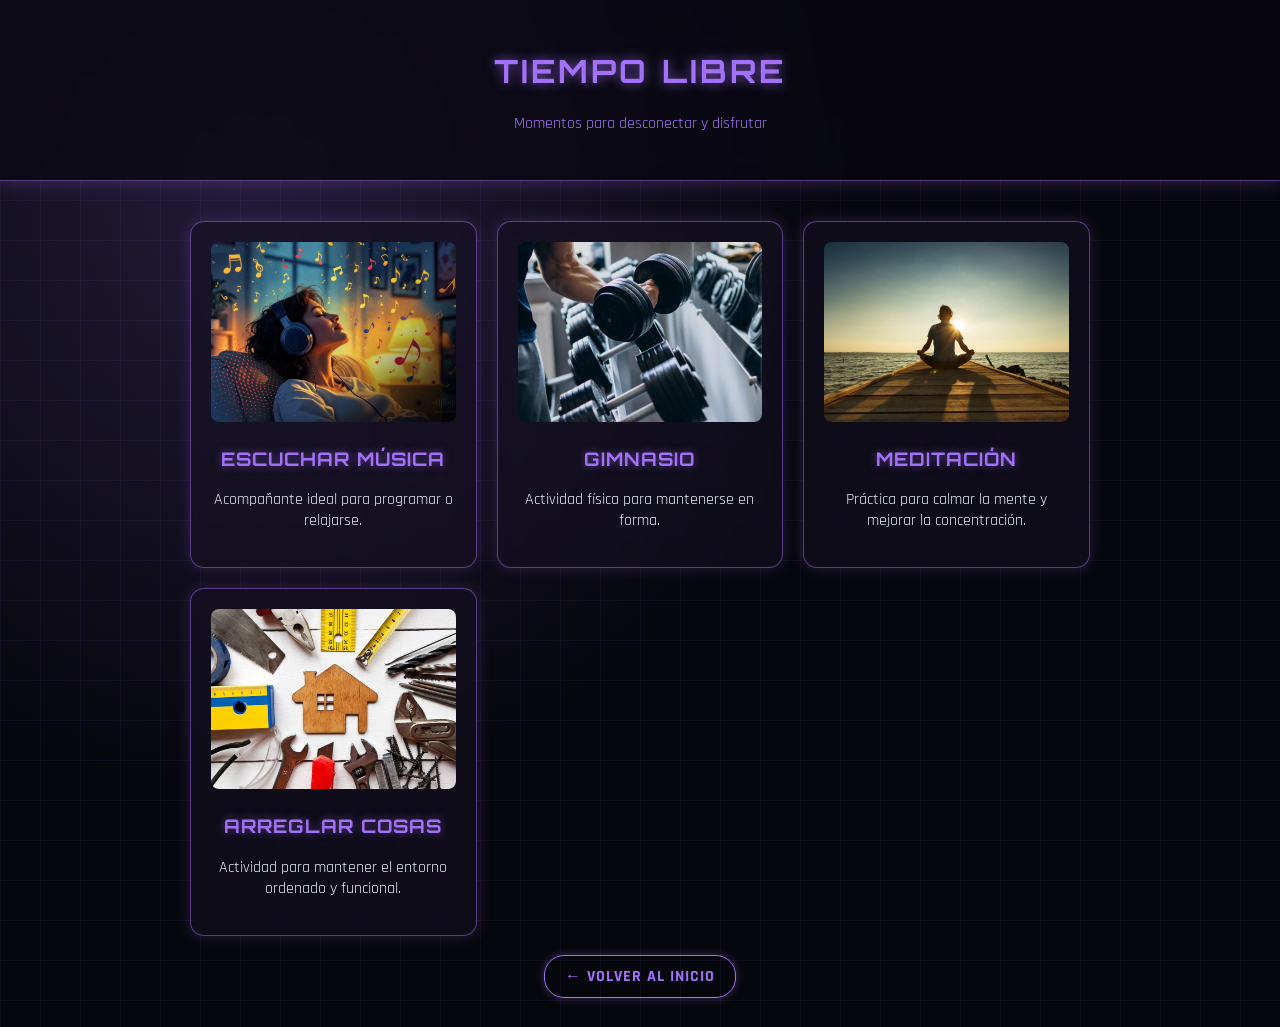
<file: html/tiempo-libre.html>
<!DOCTYPE html>
<html lang="es">
<head>
    <meta charset="UTF-8">
    <meta name="viewport" content="width=device-width, initial-scale=1.0">
    <title>Tiempo Libre - Leyder</title>
    <link rel="preconnect" href="https://fonts.googleapis.com">
    <link href="https://fonts.googleapis.com/css2?family=Orbitron:wght@500;700;900&family=Rajdhani:wght@400;500;600;700&display=swap" rel="stylesheet">
    <link rel="stylesheet" href="../css/tiempo-libre.css">
</head>
<body>
    <header class="encabezado">
        <h1>Tiempo Libre</h1>
        <p>Momentos para desconectar y disfrutar</p>
    </header>
    <main class="contenedor">
        <section class="cuadricula">
            <div class="caja">
                <img src="../image/musica.png" alt="Música">
                <h3>Escuchar Música</h3>
                <p>Acompañante ideal para programar o relajarse.</p>
            </div>
            <div class="caja">
                <img src="../image/gym.png" alt="Gimnasio">
                <h3>Gimnasio</h3>
                <p>Actividad física para mantenerse en forma.</p>
            </div>
            <div class="caja">
                <img src="../image/meditar.png" alt="Meditación">
                <h3>Meditación</h3>
                <p>Práctica para calmar la mente y mejorar la concentración.</p>
            </div>
            <div class="caja">
                <img src="../image/arreglar.png" alt="Arreglar cosas">
                <h3>Arreglar Cosas</h3>
                <p>Actividad para mantener el entorno ordenado y funcional.</p>
            </div>
        </section>
        <div class="volver">
            <a href="../index.html" class="btn-volver">← Volver al Inicio</a>
        </div>
    </main>
</body>
</html>
</file>
<file: css/style.css>
* {
    box-sizing: border-box;
}

:root {
    --neon-cyan: #00f0ff;
    --neon-pink: #ff2e88;
    --neon-purple: #9d4edd;
    --bg-deep: #05060f;
    --bg-panel: rgba(10, 14, 30, 0.6);
    --line: rgba(0, 240, 255, 0.15);
}

body {
    margin: 0;
    font-family: 'Rajdhani', Arial, sans-serif;
    background-color: var(--bg-deep);
    background-image:
        linear-gradient(rgba(0, 240, 255, 0.06) 1px, transparent 1px),
        linear-gradient(90deg, rgba(0, 240, 255, 0.06) 1px, transparent 1px),
        radial-gradient(circle at 20% 20%, rgba(157, 78, 221, 0.25), transparent 45%),
        radial-gradient(circle at 85% 75%, rgba(0, 240, 255, 0.18), transparent 45%);
    background-size: 42px 42px, 42px 42px, cover, cover;
    color: #e2e8f0;
    height: 100vh;
    display: flex;
    flex-direction: column;
    overflow: hidden; /* Oculta cualquier barra de desplazamiento */
}

/* ENCABEZADO */
.encabezado {
    background-color: rgba(5, 6, 20, 0.75);
    backdrop-filter: blur(6px);
    color: var(--neon-pink);
    text-align: left;
    padding: 2px 20px;
    border-bottom: 1px solid var(--line);
    box-shadow: 0 2px 20px rgba(0, 240, 255, 0.15);
}

.encabezado h1 {
    margin: 0;
    font-family: 'Orbitron', 'Rajdhani', sans-serif;
    font-size: 2rem;
    letter-spacing: 3px;
    text-transform: uppercase;
    text-shadow: 0 0 8px var(--neon-pink), 0 0 22px rgba(255, 46, 136, 0.5);
}

.encabezado p {
    margin: 5px 0 0;
    color: var(--neon-cyan);
    text-shadow: 0 0 6px rgba(0, 240, 255, 0.4);
}

.encabezado .descripcion {
    color: #dbe9f4;
    margin-top: 0px;
    font-size: 30px;
    text-align: center;
    white-space: pre-line;
    font-family: 'Rajdhani', sans-serif;
    font-weight: 500;
    text-shadow: none;
}

.Indicativo {
    font-size: 1.2rem;
    font-weight: bold;
    letter-spacing: 2px;
    text-transform: uppercase;
    color: var(--neon-cyan);
    cursor: pointer;
    display: block; /* Asegura que tome el ancho disponible para alinearse */
    animation: reboteAbajo 0.8s infinite alternate ease-in-out;
    transition: color 0.3s ease, text-shadow 0.3s ease;
    position: relative;
    left: 60%;
    text-shadow: 0 0 10px rgba(0, 240, 255, 0.7);
    /* Centra el texto y lo empuja 60px a la derecha. Ajusta el 60px a tu gusto */
    transform: translateX(calc(-50% + 60px));
    white-space: nowrap;  /*Evita que el texto se parta en dos renglones */
}

/* Estado cuando el mouse se arrima (:hover) */
.Indicativo:hover {
    color: var(--neon-pink); /* Cambia a rosa neón */
    text-shadow: 0 0 14px rgba(255, 46, 136, 0.9);
}

/* 3. Definición de la animación de movimiento constante hacia abajo */
@keyframes reboteAbajo {
    from {
        transform: translateY(0);
    }
    to {
        transform: translateY(8px); /* Distancia del movimiento */
    }
}


/* ESTRUCTURA PRINCIPAL (GRID 2 COLUMNAS) */
.hoja-vida {
    display: grid;
    grid-template-columns: 45% 55%;
    flex: 1;
    overflow: hidden;
    background-color: transparent;
}

/* SECCIÓN IZQUIERDA: IMAGEN A TAMAÑO COMPLETO CON DIFUMINADO EN AMBOS LADOS */
.lateral {
    position: relative;
    width: 100%;
    height: 100%;
    overflow: hidden;
}

.lateral::after {
    content: "";
    position: absolute;
    inset: 0;
    pointer-events: none;
    background: linear-gradient(180deg, rgba(0, 240, 255, 0.08), transparent 30%, transparent 70%, rgba(157, 78, 221, 0.12));
    mix-blend-mode: screen;
}

.foto-perfil-container {
    width: 110%;
    height: 100%;
}

.foto-perfil-container img {
    width: 100%;
    height: 100%;
    object-fit: contain;
    display: block;
    filter: drop-shadow(0 0 25px rgba(0, 240, 255, 0.25));
    -webkit-mask-image: linear-gradient(to right,
        rgba(0, 0, 0, 0) 0%,
        rgba(0, 0, 0, 1) 20%,
        rgba(0, 0, 0, 1) 80%,
        rgba(0, 0, 0, 0) 100%
    );
    mask-image: linear-gradient(to right,
        rgba(0, 0, 0, 0) 0%,
        rgba(0, 0, 0, 1) 20%,
        rgba(0, 0, 0, 1) 80%,
        rgba(0, 0, 0, 0) 100%
    );
}

/* SECCIÓN DERECHA: ÁREA DE FLOTACIÓN */
.contenido-derecho {
    position: relative;
    width: 100%;
    height: 100%;

    overflow: hidden;
    padding: 20px;
}

/* BOTONES CIRCULARES FLOTANTES */
.btn-circulo {
    position: absolute;
    display: flex;
    justify-content: center;
    align-items: center;
    width: 110px;
    height: 110px;
    border-radius: 50%;
    background: radial-gradient(circle at 30% 30%, rgba(0, 240, 255, 0.18), rgba(10, 14, 30, 0.75) 70%);
    color: #f2fbff;
    text-decoration: none;
    text-align: center;
    text-transform: uppercase;
    letter-spacing: 0.5px;
    font-weight: bold;
    font-size: 0.85rem;
    padding: 10px;
    border: 1px solid var(--neon-cyan);
    box-shadow: 0 0 12px rgba(0, 240, 255, 0.35), inset 0 0 10px rgba(0, 240, 255, 0.15);
    transition: background 0.3s, border-color 0.3s, transform 0.3s, box-shadow 0.3s, color 0.3s;
    backdrop-filter: blur(5px);
    cursor: pointer;
    user-select: none;
}

.btn-circulo:hover {
    background: radial-gradient(circle at 30% 30%, rgba(255, 46, 136, 0.35), rgba(20, 6, 20, 0.85) 70%);
    color: #ffffff;
    border-color: var(--neon-pink);
    transform: scale(1.12);
    box-shadow: 0 0 25px rgba(255, 46, 136, 0.85), 0 0 55px rgba(255, 46, 136, 0.35);
    z-index: 10;
}

/* PIE DE PÁGINA */
.footer {
    text-align: center;
    padding: 20px;
    background-color: rgba(5, 6, 20, 0.8);
    color: #7dd3fc;
    border-top: 1px solid var(--line);
    letter-spacing: 1px;
}

/* AJUSTES PARA PANTALLAS PEQUEÑAS (CELULARES EN VERTICAL) */
@media (max-width: 768px) and (orientation: portrait) {
    body {
        height: auto;
        overflow-y: auto;
    }

    .hoja-vida {
        display: flex;
        flex-direction: column;
        height: auto;
    }

    .lateral {
        height: 300px;
        width: 100%;
    }

    .contenido-derecho {
        position: relative;
        width: 100%;
        height: 400px; /* Alto ajustado para celular vertical */
        overflow: hidden;
        padding: 10px;
    }

    .btn-circulo {
        width: 75px;
        height: 75px;
        font-size: 0.7rem;
    }
}

/* AJUSTES PARA CELULAR EN HORIZONTAL (LANDSCAPE) */
@media (max-width: 932px) and (orientation: landscape) {
    body {
        height: auto;
        overflow-y: auto; /* Permite bajar hasta el footer */
    }

    .hoja-vida {
        display: grid;
        grid-template-columns: 40% 60%; /* Mantiene 2 columnas pero adaptadas */
        height: 100vh; /* Se adapta a la altura del celular horizontal */
        min-height: 320px;
    }

    .lateral {
        height: 100%;
        width: 100%;
    }

    .contenido-derecho {
        position: relative;
        width: 100%;
        height: 100%; /* Toma la altura disponible para que no se corten */
        overflow: hidden;
    }

    .btn-circulo {
        width: 65px; /* Pelotas más pequeñas para que quepan en poca altura */
        height: 65px;
        font-size: 0.65rem;
    }
}
</file>
<file: css/comidas-favoritas.css>
body {
    margin: 0;
    font-family: 'Rajdhani', Arial, sans-serif;
    background-color: #0a0503;
    background-image:
        linear-gradient(rgba(249, 115, 22, 0.06) 1px, transparent 1px),
        linear-gradient(90deg, rgba(249, 115, 22, 0.06) 1px, transparent 1px),
        radial-gradient(circle at 15% 15%, rgba(249, 115, 22, 0.18), transparent 45%);
    background-size: 40px 40px, 40px 40px, cover;
    color: #faebd7;
}
.encabezado {
    background-color: rgba(14, 8, 4, 0.75);
    backdrop-filter: blur(6px);
    color: #f97316;
    padding: 30px;
    text-align: center;
    border-bottom: 1px solid rgba(249, 115, 22, 0.5);
    box-shadow: 0 2px 20px rgba(249, 115, 22, 0.25);
}
.encabezado h1 {
    font-family: 'Orbitron', 'Rajdhani', sans-serif;
    text-transform: uppercase;
    letter-spacing: 3px;
    text-shadow: 0 0 12px rgba(249, 115, 22, 0.7);
}
.contenedor { max-width: 900px; margin: 40px auto; padding: 0 20px; }
.plato {
    background: rgba(30, 17, 9, 0.6);
    backdrop-filter: blur(6px);
    border-radius: 14px;
    display: flex;
    overflow: hidden;
    border: 1px solid #f97316;
    box-shadow: 0 0 18px rgba(249, 115, 22, 0.25);
    margin-bottom: 20px;
    transition: box-shadow 0.3s, transform 0.3s;
}
.plato:hover {
    box-shadow: 0 0 30px rgba(249, 115, 22, 0.55);
    transform: translateY(-3px);
}
.plato img { width: 220px; object-fit: cover; }
.info-plato { padding: 30px; }
.info-plato h2 {
    color: #f97316;
    margin-top: 0;
    font-family: 'Orbitron', 'Rajdhani', sans-serif;
    text-transform: uppercase;
    letter-spacing: 1px;
    text-shadow: 0 0 8px rgba(249, 115, 22, 0.5);
}
.btn-volver {
    color: #f97316;
    text-decoration: none;
    font-weight: bold;
    text-transform: uppercase;
    letter-spacing: 1px;
    border: 1px solid #f97316;
    padding: 10px 20px;
    border-radius: 20px;
    box-shadow: 0 0 10px rgba(249, 115, 22, 0.3);
    transition: background 0.3s, box-shadow 0.3s, color 0.3s;
}
.btn-volver:hover { background: #f97316; color: #0a0503; box-shadow: 0 0 22px rgba(249, 115, 22, 0.8); }
.volver { text-align: center; margin-top: 30px; }
</file>
<file: css/experiencias.css>
body {
    margin: 0;
    font-family: 'Rajdhani', Arial, sans-serif;
    background-color: #050810;
    background-image:
        linear-gradient(rgba(56, 189, 248, 0.06) 1px, transparent 1px),
        linear-gradient(90deg, rgba(56, 189, 248, 0.06) 1px, transparent 1px),
        radial-gradient(circle at 85% 15%, rgba(56, 189, 248, 0.18), transparent 45%);
    background-size: 40px 40px, 40px 40px, cover;
    color: #f8fafc;
}
.encabezado {
    background-color: rgba(6, 10, 20, 0.75);
    backdrop-filter: blur(6px);
    color: #38bdf8;
    padding: 30px;
    text-align: center;
    border-bottom: 1px solid rgba(56, 189, 248, 0.5);
    box-shadow: 0 2px 20px rgba(56, 189, 248, 0.25);
}
.encabezado h1 {
    font-family: 'Orbitron', 'Rajdhani', sans-serif;
    text-transform: uppercase;
    letter-spacing: 3px;
    text-shadow: 0 0 12px rgba(56, 189, 248, 0.7);
}
.contenedor { max-width: 900px; margin: 40px auto; padding: 0 20px; }
.linea-tiempo {
    border-left: 2px solid #38bdf8;
    box-shadow: -2px 0 12px rgba(56, 189, 248, 0.3);
    padding-left: 20px;
    margin-left: 10px;
}
.bloque {
    background: rgba(18, 30, 48, 0.55);
    backdrop-filter: blur(6px);
    border-radius: 10px;
    padding: 20px;
    margin-bottom: 20px;
    border: 1px solid rgba(56, 189, 248, 0.4);
    box-shadow: 0 0 14px rgba(56, 189, 248, 0.15);
    transition: box-shadow 0.3s, transform 0.3s;
}
.bloque:hover {
    box-shadow: 0 0 26px rgba(56, 189, 248, 0.45);
    transform: translateY(-3px);
}
.bloque h3 {
    color: #38bdf8;
    margin-top: 0;
    font-family: 'Orbitron', 'Rajdhani', sans-serif;
    text-transform: uppercase;
    letter-spacing: 1px;
}
.bloque span { color: #94a3b8; font-size: 0.85rem; }
.btn-volver {
    color: #38bdf8;
    text-decoration: none;
    font-weight: bold;
    text-transform: uppercase;
    letter-spacing: 1px;
    border: 1px solid #38bdf8;
    padding: 10px 20px;
    border-radius: 20px;
    box-shadow: 0 0 10px rgba(56, 189, 248, 0.3);
    transition: background 0.3s, box-shadow 0.3s, color 0.3s;
}
.btn-volver:hover { background: #38bdf8; color: #050810; box-shadow: 0 0 22px rgba(56, 189, 248, 0.8); }
.volver { text-align: center; margin-top: 30px; }
</file>
<file: css/libros-favoritos.css>
body {
    margin: 0;
    font-family: 'Rajdhani', Arial, sans-serif;
    background-color: #050c0e;
    background-image:
        linear-gradient(rgba(6, 182, 212, 0.06) 1px, transparent 1px),
        linear-gradient(90deg, rgba(6, 182, 212, 0.06) 1px, transparent 1px),
        radial-gradient(circle at 20% 80%, rgba(6, 182, 212, 0.18), transparent 45%);
    background-size: 40px 40px, 40px 40px, cover;
    color: #e0f2fe;
}
.encabezado {
    background-color: rgba(5, 15, 17, 0.75);
    backdrop-filter: blur(6px);
    color: #06b6d4;
    padding: 30px;
    text-align: center;
    border-bottom: 1px solid rgba(6, 182, 212, 0.5);
    box-shadow: 0 2px 20px rgba(6, 182, 212, 0.25);
}
.encabezado h1 {
    font-family: 'Orbitron', 'Rajdhani', sans-serif;
    text-transform: uppercase;
    letter-spacing: 3px;
    text-shadow: 0 0 12px rgba(6, 182, 212, 0.7);
}
.contenedor { max-width: 900px; margin: 40px auto; padding: 0 20px; }
.libro-card {
    background: rgba(12, 32, 38, 0.6);
    backdrop-filter: blur(6px);
    border-radius: 14px;
    padding: 20px;
    display: flex;
    gap: 20px;
    border: 1px solid #06b6d4;
    box-shadow: 0 0 18px rgba(6, 182, 212, 0.25);
    margin-bottom: 25px;
    transition: box-shadow 0.3s, transform 0.3s;
}
.libro-card:hover {
    box-shadow: 0 0 30px rgba(6, 182, 212, 0.55);
    transform: translateY(-3px);
}
.libro-card img { width: 140px; height: 200px; object-fit: cover; border-radius: 6px; }
.libro-card h2 {
    color: #06b6d4;
    margin-top: 0;
    font-family: 'Orbitron', 'Rajdhani', sans-serif;
    text-transform: uppercase;
    letter-spacing: 1px;
    text-shadow: 0 0 8px rgba(6, 182, 212, 0.5);
}
.btn-volver {
    color: #06b6d4;
    text-decoration: none;
    font-weight: bold;
    text-transform: uppercase;
    letter-spacing: 1px;
    border: 1px solid #06b6d4;
    padding: 10px 20px;
    border-radius: 20px;
    box-shadow: 0 0 10px rgba(6, 182, 212, 0.3);
    transition: background 0.3s, box-shadow 0.3s, color 0.3s;
}
.btn-volver:hover { background: #06b6d4; color: #050c0e; box-shadow: 0 0 22px rgba(6, 182, 212, 0.8); }
.volver { text-align: center; margin-top: 30px; }
</file>
<file: css/peliculas-favoritas.css>
body {
    margin: 0;
    font-family: 'Rajdhani', Arial, sans-serif;
    background-color: #0a060c;
    background-image:
        linear-gradient(rgba(225, 29, 72, 0.06) 1px, transparent 1px),
        linear-gradient(90deg, rgba(225, 29, 72, 0.06) 1px, transparent 1px),
        radial-gradient(circle at 80% 20%, rgba(225, 29, 72, 0.18), transparent 45%);
    background-size: 40px 40px, 40px 40px, cover;
    color: #f3e6f7;
}
.encabezado {
    background-color: rgba(15, 8, 17, 0.75);
    backdrop-filter: blur(6px);
    color: #e11d48;
    padding: 30px;
    text-align: center;
    border-bottom: 1px solid rgba(225, 29, 72, 0.5);
    box-shadow: 0 2px 20px rgba(225, 29, 72, 0.25);
}
.encabezado h1 {
    font-family: 'Orbitron', 'Rajdhani', sans-serif;
    text-transform: uppercase;
    letter-spacing: 3px;
    text-shadow: 0 0 12px rgba(225, 29, 72, 0.7);
}
.contenedor { max-width: 900px; margin: 40px auto; padding: 0 20px; }
.tarjeta-pelicula {
    background: rgba(30, 15, 36, 0.6);
    backdrop-filter: blur(6px);
    border-radius: 14px;
    display: flex;
    gap: 20px;
    padding: 20px;
    border: 1px solid #e11d48;
    box-shadow: 0 0 18px rgba(225, 29, 72, 0.25);
    transition: box-shadow 0.3s, transform 0.3s;
}
.tarjeta-pelicula:hover {
    box-shadow: 0 0 30px rgba(225, 29, 72, 0.55);
    transform: translateY(-3px);
}
.tarjeta-pelicula img {
    width: 200px;
    border-radius: 8px;
    object-fit: cover;
}
.detalles h2 {
    color: #f43f5e;
    margin-top: 0;
    font-family: 'Orbitron', 'Rajdhani', sans-serif;
    text-transform: uppercase;
    letter-spacing: 1px;
    text-shadow: 0 0 8px rgba(244, 63, 94, 0.5);
}
.btn-volver {
    color: #e11d48;
    text-decoration: none;
    font-weight: bold;
    text-transform: uppercase;
    letter-spacing: 1px;
    border: 1px solid #e11d48;
    padding: 10px 20px;
    border-radius: 20px;
    box-shadow: 0 0 10px rgba(225, 29, 72, 0.3);
    transition: background 0.3s, box-shadow 0.3s, color 0.3s;
}
.btn-volver:hover { background: #e11d48; color: #0a060c; box-shadow: 0 0 22px rgba(225, 29, 72, 0.8); }
.volver { text-align: center; margin-top: 30px; }
</file>
<file: css/salidas-campo.css>
body {
    margin: 0;
    font-family: 'Rajdhani', Arial, sans-serif;
    background-color: #030b08;
    background-image:
        linear-gradient(rgba(16, 185, 129, 0.06) 1px, transparent 1px),
        linear-gradient(90deg, rgba(16, 185, 129, 0.06) 1px, transparent 1px),
        radial-gradient(circle at 15% 85%, rgba(16, 185, 129, 0.18), transparent 45%);
    background-size: 40px 40px, 40px 40px, cover;
    color: #e6f4f1;
}
.encabezado {
    background-color: rgba(4, 16, 12, 0.75);
    backdrop-filter: blur(6px);
    color: #10b981;
    padding: 30px;
    text-align: center;
    border-bottom: 1px solid rgba(16, 185, 129, 0.5);
    box-shadow: 0 2px 20px rgba(16, 185, 129, 0.25);
}
.encabezado h1 {
    font-family: 'Orbitron', 'Rajdhani', sans-serif;
    text-transform: uppercase;
    letter-spacing: 3px;
    text-shadow: 0 0 12px rgba(16, 185, 129, 0.7);
}
.contenedor { max-width: 900px; margin: 40px auto; padding: 0 20px; }
.galeria { display: grid; grid-template-columns: repeat(auto-fit, minmax(250px, 1fr)); gap: 20px; }
.item-foto {
    background: rgba(10, 40, 32, 0.6);
    backdrop-filter: blur(6px);
    border-radius: 10px;
    overflow: hidden;
    text-align: center;
    padding-bottom: 15px;
    border: 1px solid rgba(16, 185, 129, 0.4);
    box-shadow: 0 0 16px rgba(16, 185, 129, 0.2);
    transition: box-shadow 0.3s, transform 0.3s;
}
.item-foto:hover {
    box-shadow: 0 0 28px rgba(16, 185, 129, 0.5);
    transform: translateY(-3px);
}
.item-foto img { width: 100%; height: 200px; object-fit: cover; }
.item-foto span { display: block; margin-top: 10px; color: #10b981; font-weight: bold; text-transform: uppercase; letter-spacing: 1px; }
.btn-volver {
    color: #10b981;
    text-decoration: none;
    font-weight: bold;
    text-transform: uppercase;
    letter-spacing: 1px;
    border: 1px solid #10b981;
    padding: 10px 20px;
    border-radius: 20px;
    box-shadow: 0 0 10px rgba(16, 185, 129, 0.3);
    transition: background 0.3s, box-shadow 0.3s, color 0.3s;
}
.btn-volver:hover { background: #10b981; color: #030b08; box-shadow: 0 0 22px rgba(16, 185, 129, 0.8); }
.volver { text-align: center; margin-top: 30px; }
</file>
<file: css/sitio-web.css>
body {
    margin: 0;
    font-family: 'Rajdhani', Arial, sans-serif;
    background-color: #0a0510;
    background-image:
        linear-gradient(rgba(217, 70, 239, 0.06) 1px, transparent 1px),
        linear-gradient(90deg, rgba(217, 70, 239, 0.06) 1px, transparent 1px),
        radial-gradient(circle at 75% 25%, rgba(217, 70, 239, 0.2), transparent 45%);
    background-size: 40px 40px, 40px 40px, cover;
    color: #f5e6fa;
}
.encabezado {
    background-color: rgba(14, 6, 18, 0.75);
    backdrop-filter: blur(6px);
    color: #d946ef;
    padding: 30px;
    text-align: center;
    border-bottom: 1px solid rgba(217, 70, 239, 0.5);
    box-shadow: 0 2px 20px rgba(217, 70, 239, 0.25);
}
.encabezado h1 {
    font-family: 'Orbitron', 'Rajdhani', sans-serif;
    text-transform: uppercase;
    letter-spacing: 3px;
    text-shadow: 0 0 12px rgba(217, 70, 239, 0.7);
}
.contenedor { max-width: 900px; margin: 40px auto; padding: 0 20px; }
.plat-card {
    background: rgba(35, 16, 42, 0.6);
    backdrop-filter: blur(6px);
    border-radius: 14px;
    padding: 30px;
    border: 1px solid #d946ef;
    box-shadow: 0 0 20px rgba(217, 70, 239, 0.3);
}
.plat-card h2 {
    color: #d946ef;
    margin-top: 0;
    font-family: 'Orbitron', 'Rajdhani', sans-serif;
    text-transform: uppercase;
    letter-spacing: 1px;
    text-shadow: 0 0 8px rgba(217, 70, 239, 0.5);
}
.link-ext { color: #f472b6; font-weight: bold; text-decoration: underline; }
.btn-volver {
    color: #d946ef;
    text-decoration: none;
    font-weight: bold;
    text-transform: uppercase;
    letter-spacing: 1px;
    border: 1px solid #d946ef;
    padding: 10px 20px;
    border-radius: 20px;
    box-shadow: 0 0 10px rgba(217, 70, 239, 0.3);
    transition: background 0.3s, box-shadow 0.3s, color 0.3s;
}
.btn-volver:hover { background: #d946ef; color: #0a0510; box-shadow: 0 0 22px rgba(217, 70, 239, 0.8); }
.volver { text-align: center; margin-top: 30px; }
</file>
<file: css/tiempo-libre.css>
body {
    margin: 0;
    font-family: 'Rajdhani', Arial, sans-serif;
    background-color: #06070d;
    background-image:
        linear-gradient(rgba(163, 113, 247, 0.06) 1px, transparent 1px),
        linear-gradient(90deg, rgba(163, 113, 247, 0.06) 1px, transparent 1px),
        radial-gradient(circle at 20% 20%, rgba(163, 113, 247, 0.18), transparent 45%);
    background-size: 40px 40px, 40px 40px, cover;
    color: #e6edf3;
}
.encabezado {
    background-color: rgba(10, 8, 18, 0.75);
    backdrop-filter: blur(6px);
    color: #a371f7;
    padding: 30px;
    text-align: center;
    border-bottom: 1px solid rgba(163, 113, 247, 0.5);
    box-shadow: 0 2px 20px rgba(163, 113, 247, 0.25);
}
.encabezado h1 {
    font-family: 'Orbitron', 'Rajdhani', sans-serif;
    text-transform: uppercase;
    letter-spacing: 3px;
    text-shadow: 0 0 12px rgba(163, 113, 247, 0.7);
}
.contenedor {
    max-width: 900px;
    margin: 40px auto;
    padding: 0 20px;
}
.cuadricula {
    display: grid;
    grid-template-columns: repeat(auto-fit, minmax(280px, 1fr));
    gap: 20px;
}
.caja {
    background: rgba(22, 18, 36, 0.6);
    backdrop-filter: blur(6px);
    border-radius: 14px;
    padding: 20px;
    text-align: center;
    border: 1px solid rgba(163, 113, 247, 0.5);
    box-shadow: 0 0 16px rgba(163, 113, 247, 0.2);
    transition: box-shadow 0.3s, transform 0.3s;
}
.caja:hover {
    box-shadow: 0 0 28px rgba(163, 113, 247, 0.5);
    transform: translateY(-3px);
}
.caja img {
    width: 100%;
    height: 180px;
    object-fit: cover;
    border-radius: 8px;
}
.caja h3 {
    color: #a371f7;
    font-family: 'Orbitron', 'Rajdhani', sans-serif;
    text-transform: uppercase;
    letter-spacing: 1px;
    text-shadow: 0 0 8px rgba(163, 113, 247, 0.5);
}
.btn-volver {
    color: #a371f7;
    text-decoration: none;
    font-weight: bold;
    text-transform: uppercase;
    letter-spacing: 1px;
    border: 1px solid #a371f7;
    padding: 10px 20px;
    border-radius: 20px;
    box-shadow: 0 0 10px rgba(163, 113, 247, 0.3);
    transition: background 0.3s, box-shadow 0.3s, color 0.3s;
}
.btn-volver:hover { background: #a371f7; color: #06070d; box-shadow: 0 0 22px rgba(163, 113, 247, 0.8); }
.volver { text-align: center; margin-top: 30px; }
</file>
